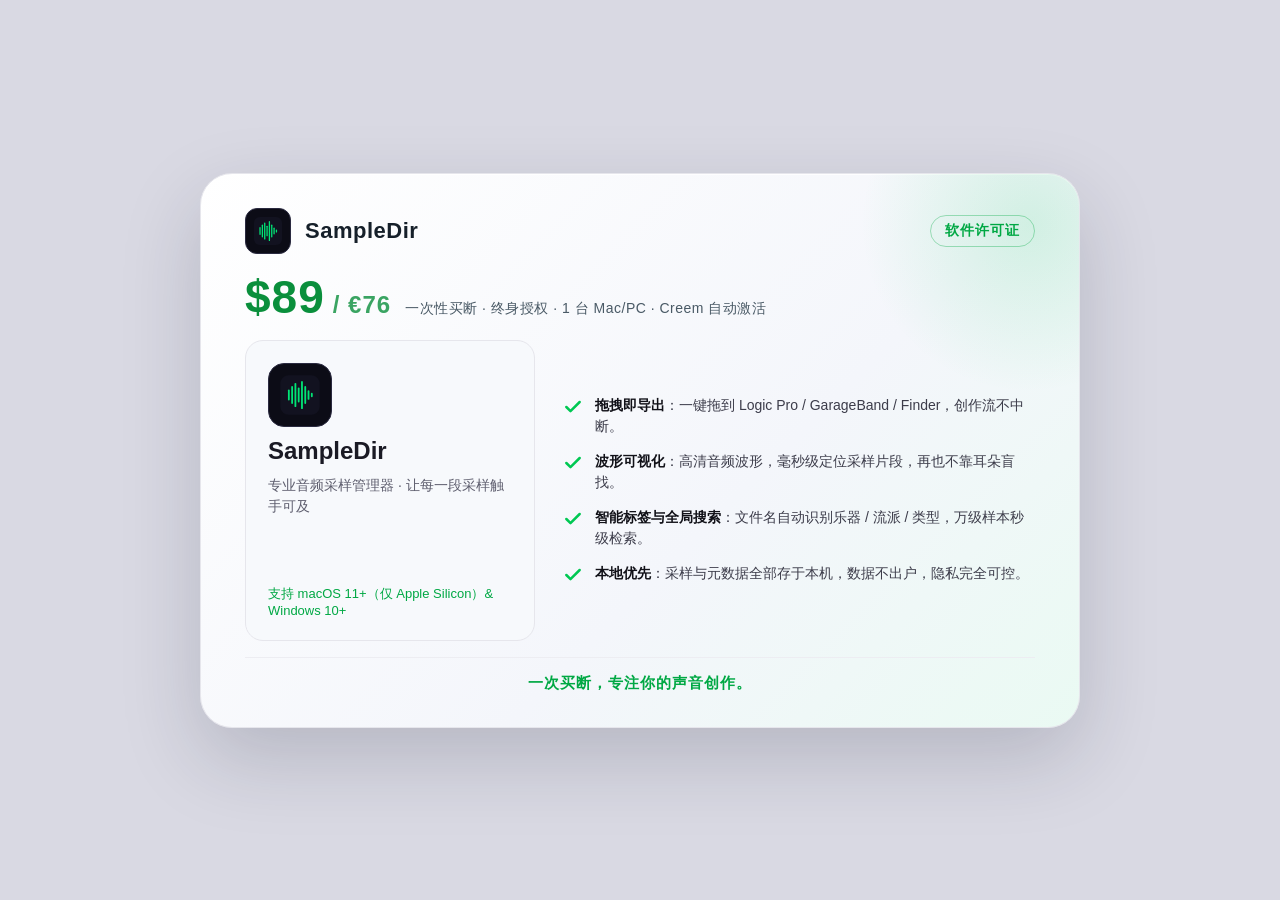
<file: assets/images/product-card-light.html>
<!doctype html>
<html lang="zh-CN" data-page-node-id="Ij4oQn707kGFcEPNJS5vnJ">
<head data-page-node-id="8VTfStatdnReeNV4SdjaZv">
<meta charset="utf-8" data-page-node-id="g2cOjfRXEun4gsm3APWKbO">
<style>
  * { margin:0; padding:0; box-sizing:border-box; }
  body {
    background:#d9d9e3; display:flex; align-items:center; justify-content:center; min-height:100vh; padding:30px;
    font-family:-apple-system, BlinkMacSystemFont, "PingFang SC", "Microsoft YaHei", sans-serif;
  }
  .card {
    width:880px; height:555px; border-radius:32px; position:relative; overflow:hidden;
    background:linear-gradient(135deg, #ffffff 0%, #f4f6fb 60%, #eafaf3 100%);
    border:1px solid #e6e6ec;
    box-shadow:0 30px 80px rgba(20,30,50,.18), inset 0 1px 0 rgba(255,255,255,.9);
    color:#16202a; padding:34px 44px; display:flex; flex-direction:column; gap:16px;
  }
  .card::before {
    content:""; position:absolute; right:-120px; top:-120px; width:340px; height:340px;
    background:radial-gradient(circle, rgba(0,200,83,.14), transparent 70%);
  }
  .head { display:flex; justify-content:space-between; align-items:center; position:relative; z-index:1; }
  .brand { display:flex; align-items:center; gap:14px; }
  .logo { width:46px; height:46px; border-radius:12px; background:#0c0c16; border:1px solid #2a2a40; display:flex; align-items:center; justify-content:center; }
  .logo svg { width:30px; height:30px; }
  .brandname { font-size:22px; font-weight:800; letter-spacing:.5px; }
  .badge { font-size:14px; letter-spacing:1px; color:#00a844; font-weight:700; border:1px solid rgba(0,168,68,.35); padding:6px 14px; border-radius:999px; }
  .priceblock { display:flex; align-items:baseline; gap:14px; flex-wrap:wrap; position:relative; z-index:1; }
  .price { font-size:46px; font-weight:800; letter-spacing:1px; color:#0a8f3c; }
  .price .cur { font-size:24px; font-weight:600; opacity:.8; margin-left:8px; color:#0a8f3c; }
  .sub { font-size:14px; color:#4a5a66; letter-spacing:.5px; }
  .body { display:flex; gap:28px; flex:1; position:relative; z-index:1; }
  .appbox { width:290px; flex:0 0 290px; background:#f7f9fc; border:1px solid #e6e6ec; border-radius:18px; padding:22px; display:flex; flex-direction:column; gap:10px; }
  .appbox .logo { width:64px; height:64px; border-radius:16px; }
  .appbox .logo svg { width:42px; height:42px; }
  .appname { font-size:24px; font-weight:800; color:#1a1a24; }
  .appdesc { font-size:14px; color:#5f5f6f; line-height:1.5; }
  .appmeta { font-size:13px; color:#00a844; margin-top:auto; }
  .feats { flex:1; display:flex; flex-direction:column; justify-content:center; gap:14px; }
  .feat { display:flex; gap:12px; align-items:flex-start; }
  .check { width:20px; height:20px; flex:0 0 auto; margin-top:2px; }
  .ft { font-size:14px; line-height:1.5; color:#3c3c4a; }
  .ft b { color:#111118; font-weight:700; }
  .slogan { position:relative; z-index:1; text-align:center; font-size:15px; font-weight:600; color:#00a844; letter-spacing:1px; border-top:1px solid #ededf2; padding-top:16px; }
  .wlogo { fill:none; stroke:#00E676; stroke-width:22; stroke-linecap:round; }
</style>
</head>
<body data-page-node-id="JwnGDLinotsWUjyjw4t6Re">
  <div class="card" data-page-node-id="JzpdBHd38xHXFa6ow4ldB2">
    <div class="head" data-page-node-id="qw5zALE7LhDuwH45oQM4ts">
      <div class="brand" data-page-node-id="FmO3RvFbKLk2DUQuTujOrM">
        <div class="logo" data-page-node-id="y1pK3OpsYSZILYdi02yrFp">
          <svg viewBox="0 0 512 512" fill="none" xmlns="http://www.w3.org/2000/svg" data-page-node-id="oexpgYpdDrctXsVIJNu1G8">
            <rect x="16" y="16" width="480" height="480" rx="104" fill="#121220" data-page-node-id="WG8JgFGRGG8shvpSZgGfDI"/>
            <g class="wlogo" data-page-node-id="HGE7XjB8vIcASGum7z0mR1">
              <line x1="120" y1="200" x2="120" y2="312" data-page-node-id="AN9jEJuakMkChU3Y4woDgL"/><line x1="160" y1="158" x2="160" y2="354" data-page-node-id="GCLzWKzuxQaFFguHsNZFtR"/>
              <line x1="200" y1="120" x2="200" y2="392" data-page-node-id="dAhTm6ZdBonXMt3wKyh0ZG"/><line x1="240" y1="176" x2="240" y2="336" data-page-node-id="t6Z2C28TtI0THJPtrw7F9n"/>
              <line x1="280" y1="96"  x2="280" y2="416" data-page-node-id="GNtHtWhIJz4WBFQlho4Edj"/><line x1="320" y1="158" x2="320" y2="354" data-page-node-id="9txTSOzKzTtiL5shzyvH2c"/>
              <line x1="360" y1="208" x2="360" y2="304" data-page-node-id="6jI95FYcqd9fZpHSD5TU9S"/><line x1="400" y1="240" x2="400" y2="272" data-page-node-id="UcExCmD7NlyGjNEntdVvc2"/>
            </g>
          </svg>
        </div>
        <div class="brandname" data-page-node-id="ygQOpG8Cu7A0N7LYkCLEF7">SampleDir</div>
      </div>
      <div class="badge" data-page-node-id="uInaOYPkMsmPmGwAGJHmk5">软件许可证</div>
    </div>

    <div class="priceblock" data-page-node-id="WUQt1uO8RuZqGtA0ygVuYY">
      <div class="price" data-page-node-id="achTu16H0SduDYHcyh61el">$89<span class="cur" data-page-node-id="KwuTXMIwIo5EwffAdtsSPJ">/ €76</span></div>
      <div class="sub" data-page-node-id="QFZmBkA0uzmgJb66zrYeS5">一次性买断 · 终身授权 · 1 台 Mac/PC · Creem 自动激活</div>
    </div>

    <div class="body" data-page-node-id="c6k52yYioCvwLoF5ao2h5M">
      <div class="appbox" data-page-node-id="5PjbrERCfbKcPBdvRYKm7H">
        <div class="logo" data-page-node-id="FDvH96xwkFfTDBG00D8cvS">
          <svg viewBox="0 0 512 512" fill="none" xmlns="http://www.w3.org/2000/svg" data-page-node-id="eT69Xyezu3CjZv6jeG4z2T">
            <rect x="16" y="16" width="480" height="480" rx="104" fill="#121220" data-page-node-id="0N9uSMgpSCmOieF301FzBi"/>
            <g class="wlogo" data-page-node-id="Bz7CNygpr7O4N3hDu9abW6">
              <line x1="120" y1="200" x2="120" y2="312" data-page-node-id="MpcaFXbOXE4TwVwycWBol6"/><line x1="160" y1="158" x2="160" y2="354" data-page-node-id="eo94qJy0gFR8A7XiDED10G"/>
              <line x1="200" y1="120" x2="200" y2="392" data-page-node-id="n0g6Gm3oZEScbCZPqVsXUP"/><line x1="240" y1="176" x2="240" y2="336" data-page-node-id="MxNUAaWlNA0CLi3d8BInfg"/>
              <line x1="280" y1="96"  x2="280" y2="416" data-page-node-id="HlpZ2TxAl5003lFOVbixHo"/><line x1="320" y1="158" x2="320" y2="354" data-page-node-id="w5KUG7kUehM3uxMLahEn6a"/>
              <line x1="360" y1="208" x2="360" y2="304" data-page-node-id="JeZDepURKoWVAR1aWVer2X"/><line x1="400" y1="240" x2="400" y2="272" data-page-node-id="dufa3QAD0T3I8nDkppTJgv"/>
            </g>
          </svg>
        </div>
        <div class="appname" data-page-node-id="WzHEG0yWMIRgl0CSWQPic9">SampleDir</div>
        <div class="appdesc" data-page-node-id="7Tk58g6DyfjLhFqxH19Vmk">专业音频采样管理器 · 让每一段采样触手可及</div>
        <div class="appmeta" data-page-node-id="U8AQL9VFCWxsQaqy0Hu7ci">支持 macOS 11+（仅 Apple Silicon）&amp; Windows 10+</div>
      </div>

      <div class="feats" data-page-node-id="BWep4LlOJ5YPH5ZAPI2P9F">
        <div class="feat" data-page-node-id="zLygqgclBSTDPwxYSYgz1q">
          <svg class="check" viewBox="0 0 24 24" fill="none" stroke="#00c853" stroke-width="3" stroke-linecap="round" stroke-linejoin="round" data-page-node-id="si4Jo2uzSTKyEoMM48iMH1"><path d="M20 6L9 17l-5-5" data-page-node-id="EkGeh2n47ZkTAtmtYKuJHg"/></svg>
          <div class="ft" data-page-node-id="OuGcUYdPCAEDW5lpKBIuYE"><b data-page-node-id="f0Kqj5kZxj0f4INauol5CZ">拖拽即导出</b>：一键拖到 Logic Pro / GarageBand / Finder，创作流不中断。</div>
        </div>
        <div class="feat" data-page-node-id="ghpbnbj5wlf6L4vBIHHIew">
          <svg class="check" viewBox="0 0 24 24" fill="none" stroke="#00c853" stroke-width="3" stroke-linecap="round" stroke-linejoin="round" data-page-node-id="JSpcTGF4OabWnS2Bw1hSzQ"><path d="M20 6L9 17l-5-5" data-page-node-id="h6idtTulJcdZm8FC7qvJZ1"/></svg>
          <div class="ft" data-page-node-id="Ft2OCZaBkY28aLHC5i8Pud"><b data-page-node-id="FBsqjQqFndVBSZ1hyFbOP0">波形可视化</b>：高清音频波形，毫秒级定位采样片段，再也不靠耳朵盲找。</div>
        </div>
        <div class="feat" data-page-node-id="NdQBYEOZsqkAqYECzmGTyE">
          <svg class="check" viewBox="0 0 24 24" fill="none" stroke="#00c853" stroke-width="3" stroke-linecap="round" stroke-linejoin="round" data-page-node-id="EfIqPMNlQkxaUDi5dJtolv"><path d="M20 6L9 17l-5-5" data-page-node-id="xFnCWdql8dl9vqo3lpo0cD"/></svg>
          <div class="ft" data-page-node-id="XXEXTvwv0nvOo6WCdDdxD9"><b data-page-node-id="wKKv5LDKQ4cSrkufIG6sWj">智能标签与全局搜索</b>：文件名自动识别乐器 / 流派 / 类型，万级样本秒级检索。</div>
        </div>
        <div class="feat" data-page-node-id="7g8gusqVKn1vwsldd9H9Wg">
          <svg class="check" viewBox="0 0 24 24" fill="none" stroke="#00c853" stroke-width="3" stroke-linecap="round" stroke-linejoin="round" data-page-node-id="E7yqVS1mXd7LHZx0AwoxO9"><path d="M20 6L9 17l-5-5" data-page-node-id="zBuQwY48oy89DfocK6G5bk"/></svg>
          <div class="ft" data-page-node-id="gteVLTxiEfDU2s3y0CVxZ6"><b data-page-node-id="ZuDTMY5n6bdkSWXCpaiWVe">本地优先</b>：采样与元数据全部存于本机，数据不出户，隐私完全可控。</div>
        </div>
      </div>
    </div>

    <div class="slogan" data-page-node-id="gEjBoMhuilAWUU0qjAlsN4">一次买断，专注你的声音创作。</div>
  </div>
</body>
</html>
</file>
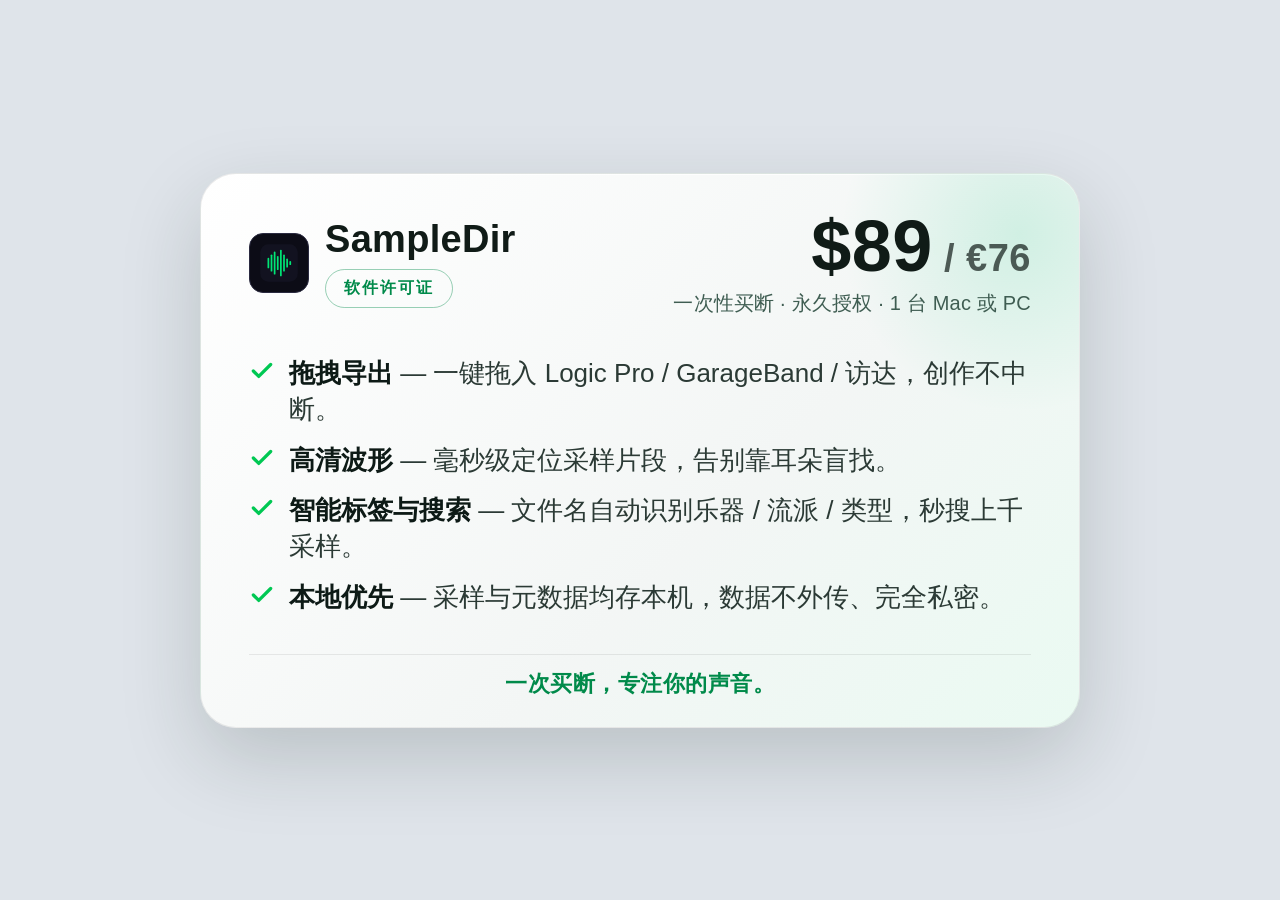
<file: assets/images/product-card-zh-light.html>
<!doctype html>
<html lang="zh-CN">
<head>
<meta charset="utf-8">
<style>
  * { margin:0; padding:0; box-sizing:border-box; }
  body {
    background:#dfe4ea; display:flex; align-items:center; justify-content:center; min-height:100vh; padding:30px;
    font-family:-apple-system, BlinkMacSystemFont, "SF Pro Text", "Helvetica Neue", "Segoe UI", "PingFang SC", sans-serif;
    -webkit-font-smoothing:antialiased;
  }
  /* 信用卡形状：880x555 ≈ 1.586 比例，大圆角 */
  .card {
    width:880px; height:555px; border-radius:36px; position:relative; overflow:hidden;
    background:linear-gradient(135deg, #ffffff 0%, #f3f6f5 60%, #eafaf2 100%);
    border:1px solid rgba(0,0,0,.08);
    box-shadow:0 30px 80px rgba(20,40,35,.18), inset 0 1px 0 rgba(255,255,255,.9);
    color:#16302a; padding:36px 48px 28px; display:flex; flex-direction:column; gap:14px;
  }
  .card::before {
    content:""; position:absolute; right:-120px; top:-120px; width:360px; height:360px;
    background:radial-gradient(circle, rgba(0,200,120,.14), transparent 70%);
  }
  .head { display:flex; justify-content:space-between; align-items:center; gap:24px; position:relative; z-index:1; }
  .brand { display:flex; align-items:center; gap:16px; }
  .brandtext { display:flex; flex-direction:column; gap:8px; }
  .logo { width:60px; height:60px; border-radius:14px; background:#0c0c16; border:1px solid #2a2a40; display:flex; align-items:center; justify-content:center; }
  .logo svg { width:40px; height:40px; }
  .brandname { font-size:38px; font-weight:800; letter-spacing:.3px; color:#101b17; }
  .badge { font-size:16px; letter-spacing:2px; color:#008a4a; text-transform:uppercase; font-weight:700; border:1.5px solid rgba(0,138,74,.4); padding:8px 18px; border-radius:999px; align-self:flex-start; }

  .price-right { text-align:right; }
  .price { font-size:72px; font-weight:800; letter-spacing:.5px; line-height:1; color:#101b17; }
  .price .cur { font-size:38px; font-weight:700; opacity:.7; }
  .sub { font-size:20px; color:#3f5d52; letter-spacing:.2px; margin-top:8px; white-space:nowrap; }

  .feats { flex:1; display:flex; flex-direction:column; justify-content:center; gap:14px; position:relative; z-index:1; }
  .feat { display:flex; gap:14px; align-items:flex-start; }
  .check { width:26px; height:26px; flex:0 0 auto; margin-top:3px; }
  .ft { font-size:26px; line-height:1.4; color:#2b3a35; }
  .ft b { color:#0d1a16; font-weight:700; }

  .slogan { position:relative; z-index:1; text-align:center; font-size:22px; font-weight:700; color:#008a4a; letter-spacing:.5px; border-top:1px solid rgba(0,0,0,.08); padding-top:14px; }
  .wlogo { fill:none; stroke:#00E676; stroke-width:22; stroke-linecap:round; }
</style>
</head>
<body>
  <div class="card">
    <div class="head">
      <div class="brand">
        <div class="logo">
          <svg viewBox="0 0 512 512" fill="none" xmlns="http://www.w3.org/2000/svg">
            <rect x="16" y="16" width="480" height="480" rx="104" fill="#121220"/>
            <g class="wlogo">
              <line x1="120" y1="200" x2="120" y2="312"/><line x1="160" y1="158" x2="160" y2="354"/>
              <line x1="200" y1="120" x2="200" y2="392"/><line x1="240" y1="176" x2="240" y2="336"/>
              <line x1="280" y1="96"  x2="280" y2="416"/><line x1="320" y1="158" x2="320" y2="354"/>
              <line x1="360" y1="208" x2="360" y2="304"/><line x1="400" y1="240" x2="400" y2="272"/>
            </g>
          </svg>
        </div>
        <div class="brandtext">
          <div class="brandname">SampleDir</div>
          <div class="badge">软件许可证</div>
        </div>
      </div>
      <div class="price-right">
        <div class="price">$89<span class="cur"> / €76</span></div>
        <div class="sub">一次性买断 · 永久授权 · 1 台 Mac 或 PC</div>
      </div>
    </div>

    <div class="feats">
      <div class="feat">
        <svg class="check" viewBox="0 0 24 24" fill="none" stroke="#00C853" stroke-width="3" stroke-linecap="round" stroke-linejoin="round"><path d="M20 6L9 17l-5-5"/></svg>
        <div class="ft"><b>拖拽导出</b> — 一键拖入 Logic Pro / GarageBand / 访达，创作不中断。</div>
      </div>
      <div class="feat">
        <svg class="check" viewBox="0 0 24 24" fill="none" stroke="#00C853" stroke-width="3" stroke-linecap="round" stroke-linejoin="round"><path d="M20 6L9 17l-5-5"/></svg>
        <div class="ft"><b>高清波形</b> — 毫秒级定位采样片段，告别靠耳朵盲找。</div>
      </div>
      <div class="feat">
        <svg class="check" viewBox="0 0 24 24" fill="none" stroke="#00C853" stroke-width="3" stroke-linecap="round" stroke-linejoin="round"><path d="M20 6L9 17l-5-5"/></svg>
        <div class="ft"><b>智能标签与搜索</b> — 文件名自动识别乐器 / 流派 / 类型，秒搜上千采样。</div>
      </div>
      <div class="feat">
        <svg class="check" viewBox="0 0 24 24" fill="none" stroke="#00C853" stroke-width="3" stroke-linecap="round" stroke-linejoin="round"><path d="M20 6L9 17l-5-5"/></svg>
        <div class="ft"><b>本地优先</b> — 采样与元数据均存本机，数据不外传、完全私密。</div>
      </div>
    </div>

    <div class="slogan">一次买断，专注你的声音。</div>
  </div>
</body>
</html>
</file>
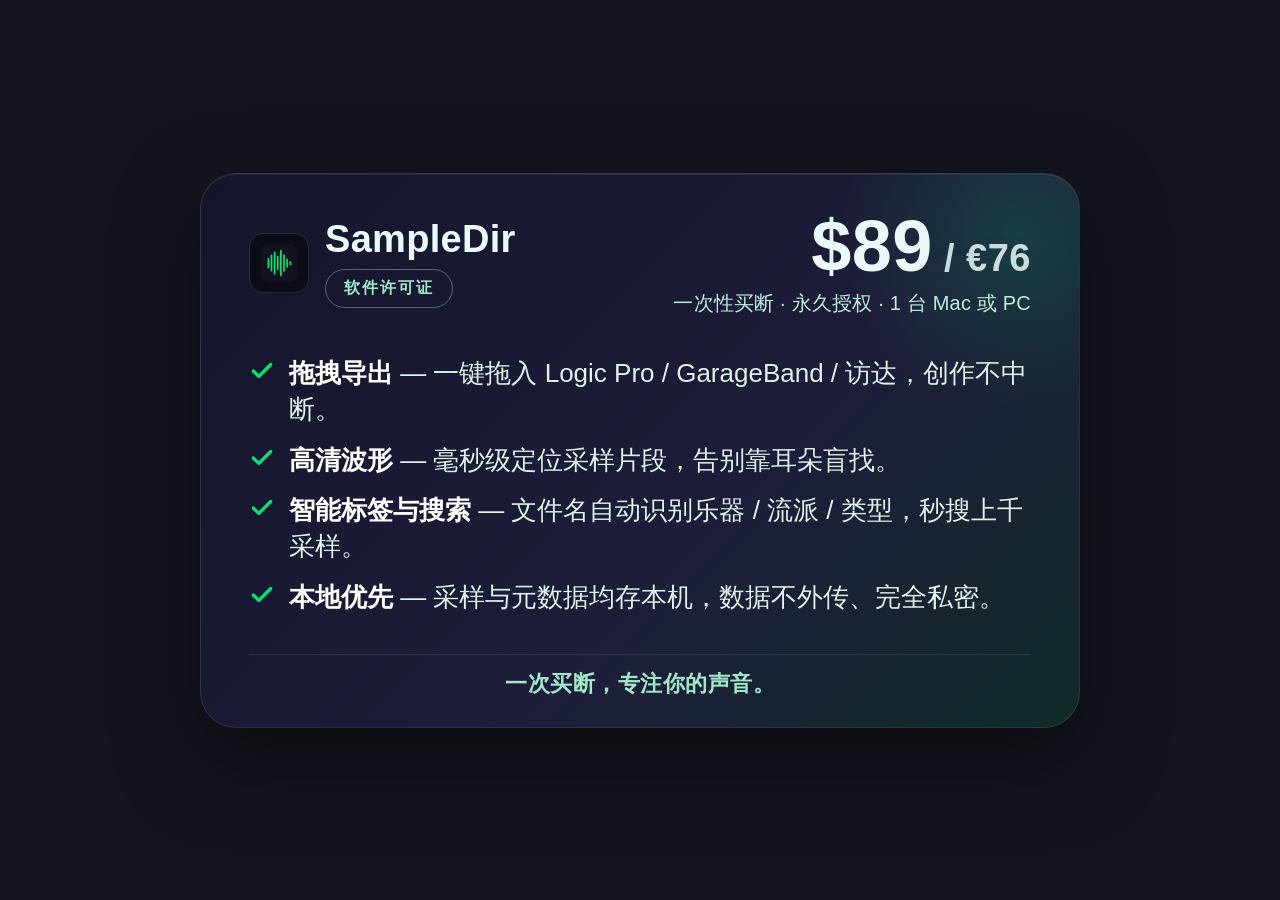
<file: assets/images/product-card-zh.html>
<!doctype html>
<html lang="zh-CN">
<head>
<meta charset="utf-8">
<style>
  * { margin:0; padding:0; box-sizing:border-box; }
  body {
    background:#15151f; display:flex; align-items:center; justify-content:center; min-height:100vh; padding:30px;
    font-family:-apple-system, BlinkMacSystemFont, "SF Pro Text", "Helvetica Neue", "Segoe UI", "PingFang SC", sans-serif;
    -webkit-font-smoothing:antialiased;
  }
  /* 信用卡形状：880x555 ≈ 1.586 比例，大圆角 */
  .card {
    width:880px; height:555px; border-radius:36px; position:relative; overflow:hidden;
    background:linear-gradient(135deg, #14142a 0%, #1d1d3a 60%, #102b27 100%);
    border:1px solid rgba(255,255,255,.10);
    box-shadow:0 30px 80px rgba(0,0,0,.5), inset 0 1px 0 rgba(255,255,255,.08);
    color:#eafafa; padding:36px 48px 28px; display:flex; flex-direction:column; gap:14px;
  }
  .card::before {
    content:""; position:absolute; right:-120px; top:-120px; width:360px; height:360px;
    background:radial-gradient(circle, rgba(0,230,118,.16), transparent 70%);
  }
  .head { display:flex; justify-content:space-between; align-items:center; gap:24px; position:relative; z-index:1; }
  .brand { display:flex; align-items:center; gap:16px; }
  .brandtext { display:flex; flex-direction:column; gap:8px; }
  .logo { width:60px; height:60px; border-radius:14px; background:#0c0c16; border:1px solid #2a2a40; display:flex; align-items:center; justify-content:center; }
  .logo svg { width:40px; height:40px; }
  .brandname { font-size:38px; font-weight:800; letter-spacing:.3px; }
  .badge { font-size:16px; letter-spacing:2px; color:#9fe9c9; text-transform:uppercase; font-weight:600; border:1.5px solid rgba(159,233,201,.4); padding:8px 18px; border-radius:999px; align-self:flex-start; }

  .price-right { text-align:right; }
  .price { font-size:72px; font-weight:800; letter-spacing:.5px; line-height:1; }
  .price .cur { font-size:38px; font-weight:700; opacity:.85; }
  .sub { font-size:20px; color:#bfeee0; letter-spacing:.2px; margin-top:8px; white-space:nowrap; }

  .feats { flex:1; display:flex; flex-direction:column; justify-content:center; gap:14px; position:relative; z-index:1; }
  .feat { display:flex; gap:14px; align-items:flex-start; }
  .check { width:26px; height:26px; flex:0 0 auto; margin-top:3px; }
  .ft { font-size:26px; line-height:1.4; color:#dff3ec; }
  .ft b { color:#fff; font-weight:700; }

  .slogan { position:relative; z-index:1; text-align:center; font-size:22px; font-weight:600; color:#9fe9c9; letter-spacing:.5px; border-top:1px solid rgba(255,255,255,.10); padding-top:14px; }
  .wlogo { fill:none; stroke:#00E676; stroke-width:22; stroke-linecap:round; }
</style>
</head>
<body>
  <div class="card">
    <div class="head">
      <div class="brand">
        <div class="logo">
          <svg viewBox="0 0 512 512" fill="none" xmlns="http://www.w3.org/2000/svg">
            <rect x="16" y="16" width="480" height="480" rx="104" fill="#121220"/>
            <g class="wlogo">
              <line x1="120" y1="200" x2="120" y2="312"/><line x1="160" y1="158" x2="160" y2="354"/>
              <line x1="200" y1="120" x2="200" y2="392"/><line x1="240" y1="176" x2="240" y2="336"/>
              <line x1="280" y1="96"  x2="280" y2="416"/><line x1="320" y1="158" x2="320" y2="354"/>
              <line x1="360" y1="208" x2="360" y2="304"/><line x1="400" y1="240" x2="400" y2="272"/>
            </g>
          </svg>
        </div>
        <div class="brandtext">
          <div class="brandname">SampleDir</div>
          <div class="badge">软件许可证</div>
        </div>
      </div>
      <div class="price-right">
        <div class="price">$89<span class="cur"> / €76</span></div>
        <div class="sub">一次性买断 · 永久授权 · 1 台 Mac 或 PC</div>
      </div>
    </div>

    <div class="feats">
      <div class="feat">
        <svg class="check" viewBox="0 0 24 24" fill="none" stroke="#00E676" stroke-width="3" stroke-linecap="round" stroke-linejoin="round"><path d="M20 6L9 17l-5-5"/></svg>
        <div class="ft"><b>拖拽导出</b> — 一键拖入 Logic Pro / GarageBand / 访达，创作不中断。</div>
      </div>
      <div class="feat">
        <svg class="check" viewBox="0 0 24 24" fill="none" stroke="#00E676" stroke-width="3" stroke-linecap="round" stroke-linejoin="round"><path d="M20 6L9 17l-5-5"/></svg>
        <div class="ft"><b>高清波形</b> — 毫秒级定位采样片段，告别靠耳朵盲找。</div>
      </div>
      <div class="feat">
        <svg class="check" viewBox="0 0 24 24" fill="none" stroke="#00E676" stroke-width="3" stroke-linecap="round" stroke-linejoin="round"><path d="M20 6L9 17l-5-5"/></svg>
        <div class="ft"><b>智能标签与搜索</b> — 文件名自动识别乐器 / 流派 / 类型，秒搜上千采样。</div>
      </div>
      <div class="feat">
        <svg class="check" viewBox="0 0 24 24" fill="none" stroke="#00E676" stroke-width="3" stroke-linecap="round" stroke-linejoin="round"><path d="M20 6L9 17l-5-5"/></svg>
        <div class="ft"><b>本地优先</b> — 采样与元数据均存本机，数据不外传、完全私密。</div>
      </div>
    </div>

    <div class="slogan">一次买断，专注你的声音。</div>
  </div>
</body>
</html>
</file>
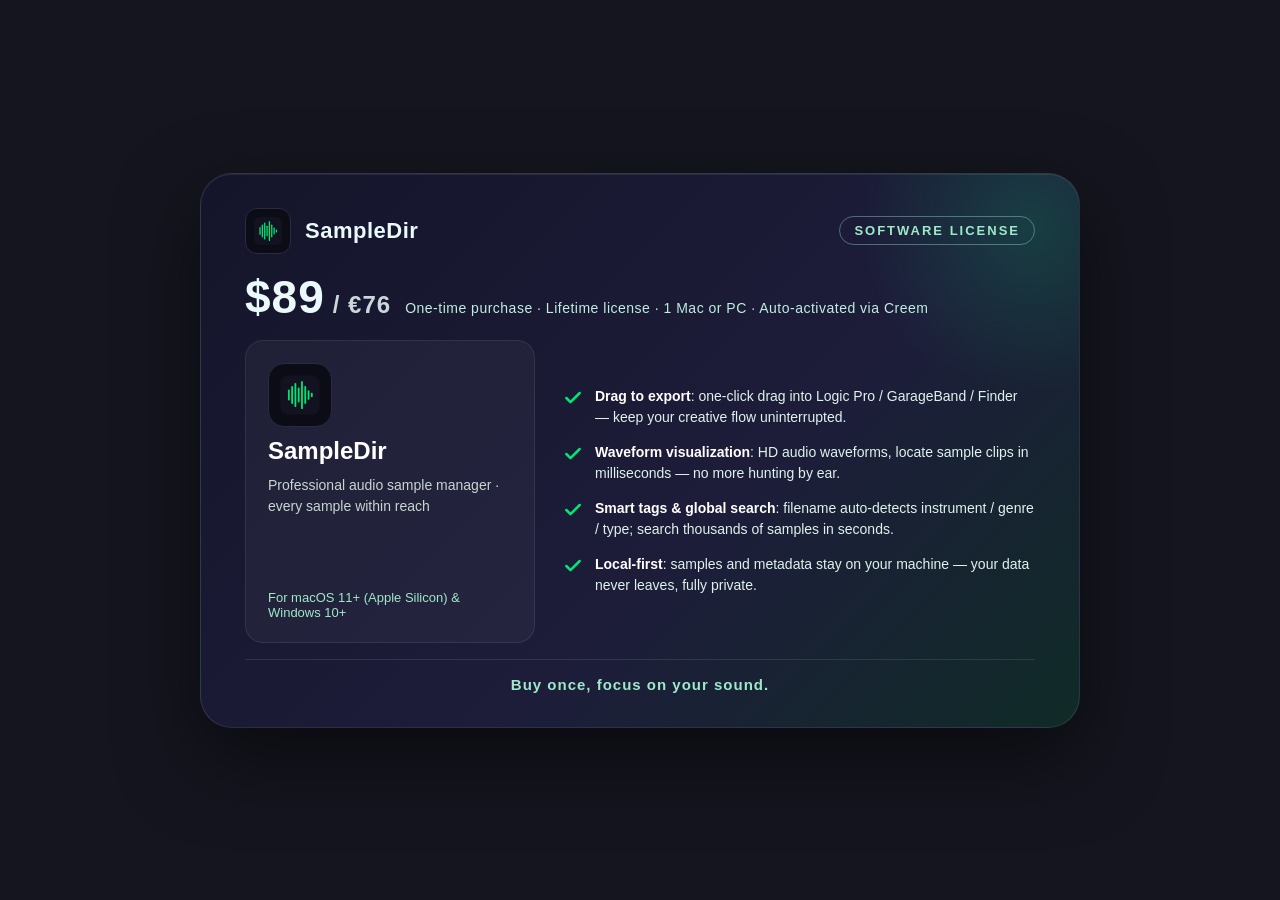
<file: assets/images/product-card.html>
<!doctype html>
<html lang="en">
<head>
<meta charset="utf-8">
<style>
  * { margin:0; padding:0; box-sizing:border-box; }
  body {
    background:#15151f; display:flex; align-items:center; justify-content:center; min-height:100vh; padding:30px;
    font-family:-apple-system, BlinkMacSystemFont, "Segoe UI", "PingFang SC", sans-serif;
  }
  .card {
    width:880px; height:555px; border-radius:32px; position:relative; overflow:hidden;
    background:linear-gradient(135deg, #14142a 0%, #1d1d3a 60%, #102b27 100%);
    border:1px solid rgba(255,255,255,.10);
    box-shadow:0 30px 80px rgba(0,0,0,.5), inset 0 1px 0 rgba(255,255,255,.08);
    color:#eafafa; padding:34px 44px; display:flex; flex-direction:column; gap:16px;
  }
  .card::before {
    content:""; position:absolute; right:-120px; top:-120px; width:340px; height:340px;
    background:radial-gradient(circle, rgba(0,230,118,.16), transparent 70%);
  }
  .head { display:flex; justify-content:space-between; align-items:center; position:relative; z-index:1; }
  .brand { display:flex; align-items:center; gap:14px; }
  .logo { width:46px; height:46px; border-radius:12px; background:#0c0c16; border:1px solid #2a2a40; display:flex; align-items:center; justify-content:center; }
  .logo svg { width:30px; height:30px; }
  .brandname { font-size:22px; font-weight:800; letter-spacing:.5px; }
  .badge { font-size:13px; letter-spacing:2px; color:#9fe9c9; text-transform:uppercase; font-weight:600; border:1px solid rgba(159,233,201,.4); padding:6px 14px; border-radius:999px; }
  .priceblock { display:flex; align-items:baseline; gap:14px; flex-wrap:wrap; position:relative; z-index:1; }
  .price { font-size:46px; font-weight:800; letter-spacing:1px; }
  .price .cur { font-size:24px; font-weight:600; opacity:.85; margin-left:8px; }
  .sub { font-size:14px; color:#bfeee0; letter-spacing:.5px; }
  .body { display:flex; gap:28px; flex:1; position:relative; z-index:1; }
  .appbox { width:290px; flex:0 0 290px; background:rgba(255,255,255,.04); border:1px solid rgba(255,255,255,.08); border-radius:18px; padding:22px; display:flex; flex-direction:column; gap:10px; }
  .appbox .logo { width:64px; height:64px; border-radius:16px; }
  .appbox .logo svg { width:42px; height:42px; }
  .appname { font-size:24px; font-weight:800; color:#fff; }
  .appdesc { font-size:14px; color:#c7d6d0; line-height:1.5; }
  .appmeta { font-size:13px; color:#9fe9c9; margin-top:auto; }
  .feats { flex:1; display:flex; flex-direction:column; justify-content:center; gap:14px; }
  .feat { display:flex; gap:12px; align-items:flex-start; }
  .check { width:20px; height:20px; flex:0 0 auto; margin-top:2px; }
  .ft { font-size:14px; line-height:1.5; color:#dff3ec; }
  .ft b { color:#fff; font-weight:700; }
  .slogan { position:relative; z-index:1; text-align:center; font-size:15px; font-weight:600; color:#9fe9c9; letter-spacing:1px; border-top:1px solid rgba(255,255,255,.10); padding-top:16px; }
  .wlogo { fill:none; stroke:#00E676; stroke-width:22; stroke-linecap:round; }
</style>
</head>
<body>
  <div class="card">
    <div class="head">
      <div class="brand">
        <div class="logo">
          <svg viewBox="0 0 512 512" fill="none" xmlns="http://www.w3.org/2000/svg">
            <rect x="16" y="16" width="480" height="480" rx="104" fill="#121220"/>
            <g class="wlogo">
              <line x1="120" y1="200" x2="120" y2="312"/><line x1="160" y1="158" x2="160" y2="354"/>
              <line x1="200" y1="120" x2="200" y2="392"/><line x1="240" y1="176" x2="240" y2="336"/>
              <line x1="280" y1="96"  x2="280" y2="416"/><line x1="320" y1="158" x2="320" y2="354"/>
              <line x1="360" y1="208" x2="360" y2="304"/><line x1="400" y1="240" x2="400" y2="272"/>
            </g>
          </svg>
        </div>
        <div class="brandname">SampleDir</div>
      </div>
      <div class="badge">Software License</div>
    </div>

    <div class="priceblock">
      <div class="price">$89<span class="cur">/ €76</span></div>
      <div class="sub">One-time purchase · Lifetime license · 1 Mac or PC · Auto-activated via Creem</div>
    </div>

    <div class="body">
      <div class="appbox">
        <div class="logo">
          <svg viewBox="0 0 512 512" fill="none" xmlns="http://www.w3.org/2000/svg">
            <rect x="16" y="16" width="480" height="480" rx="104" fill="#121220"/>
            <g class="wlogo">
              <line x1="120" y1="200" x2="120" y2="312"/><line x1="160" y1="158" x2="160" y2="354"/>
              <line x1="200" y1="120" x2="200" y2="392"/><line x1="240" y1="176" x2="240" y2="336"/>
              <line x1="280" y1="96"  x2="280" y2="416"/><line x1="320" y1="158" x2="320" y2="354"/>
              <line x1="360" y1="208" x2="360" y2="304"/><line x1="400" y1="240" x2="400" y2="272"/>
            </g>
          </svg>
        </div>
        <div class="appname">SampleDir</div>
        <div class="appdesc">Professional audio sample manager · every sample within reach</div>
        <div class="appmeta">For macOS 11+ (Apple Silicon) &amp; Windows 10+</div>
      </div>

      <div class="feats">
        <div class="feat">
          <svg class="check" viewBox="0 0 24 24" fill="none" stroke="#00E676" stroke-width="3" stroke-linecap="round" stroke-linejoin="round"><path d="M20 6L9 17l-5-5"/></svg>
          <div class="ft"><b>Drag to export</b>: one-click drag into Logic Pro / GarageBand / Finder — keep your creative flow uninterrupted.</div>
        </div>
        <div class="feat">
          <svg class="check" viewBox="0 0 24 24" fill="none" stroke="#00E676" stroke-width="3" stroke-linecap="round" stroke-linejoin="round"><path d="M20 6L9 17l-5-5"/></svg>
          <div class="ft"><b>Waveform visualization</b>: HD audio waveforms, locate sample clips in milliseconds — no more hunting by ear.</div>
        </div>
        <div class="feat">
          <svg class="check" viewBox="0 0 24 24" fill="none" stroke="#00E676" stroke-width="3" stroke-linecap="round" stroke-linejoin="round"><path d="M20 6L9 17l-5-5"/></svg>
          <div class="ft"><b>Smart tags &amp; global search</b>: filename auto-detects instrument / genre / type; search thousands of samples in seconds.</div>
        </div>
        <div class="feat">
          <svg class="check" viewBox="0 0 24 24" fill="none" stroke="#00E676" stroke-width="3" stroke-linecap="round" stroke-linejoin="round"><path d="M20 6L9 17l-5-5"/></svg>
          <div class="ft"><b>Local-first</b>: samples and metadata stay on your machine — your data never leaves, fully private.</div>
        </div>
      </div>
    </div>

    <div class="slogan">Buy once, focus on your sound.</div>
  </div>
</body>
</html>
</file>
